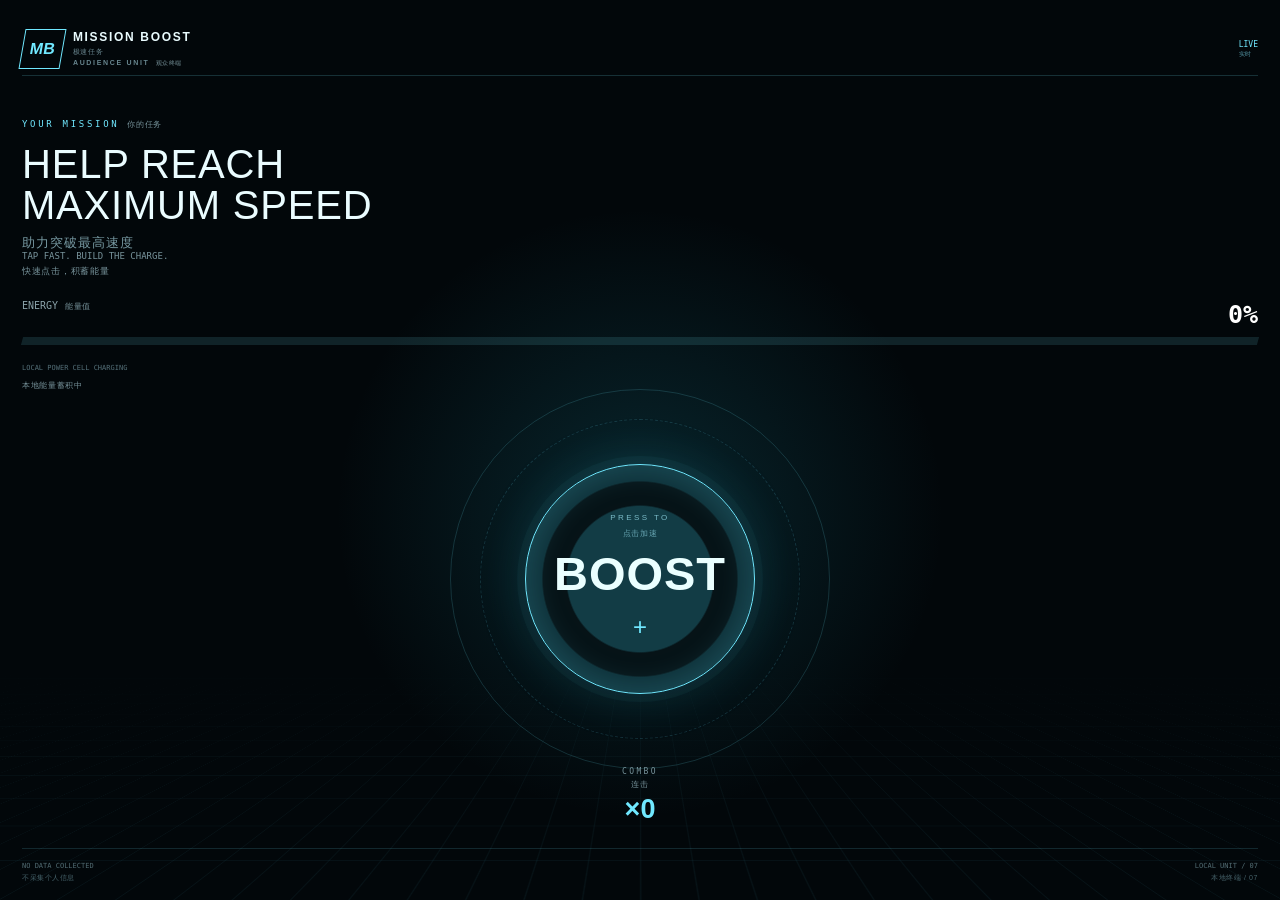
<file: index.html>
<!doctype html>
<html lang="en">
  <head>
    <meta charset="UTF-8" />
    <meta name="viewport" content="width=device-width, initial-scale=1, viewport-fit=cover" />
    <meta name="theme-color" content="#02070a" />
    <meta name="description" content="Mission Boost audience interaction" />
    <title>Mission Boost — Audience</title>
    <script type="module" crossorigin src="./assets/index-D_gr6o82.js"></script>
    <link rel="stylesheet" crossorigin href="./assets/index-Ck5aFO4L.css">
  </head>
  <body>
    <div id="root"></div>
  </body>
</html>
</file>
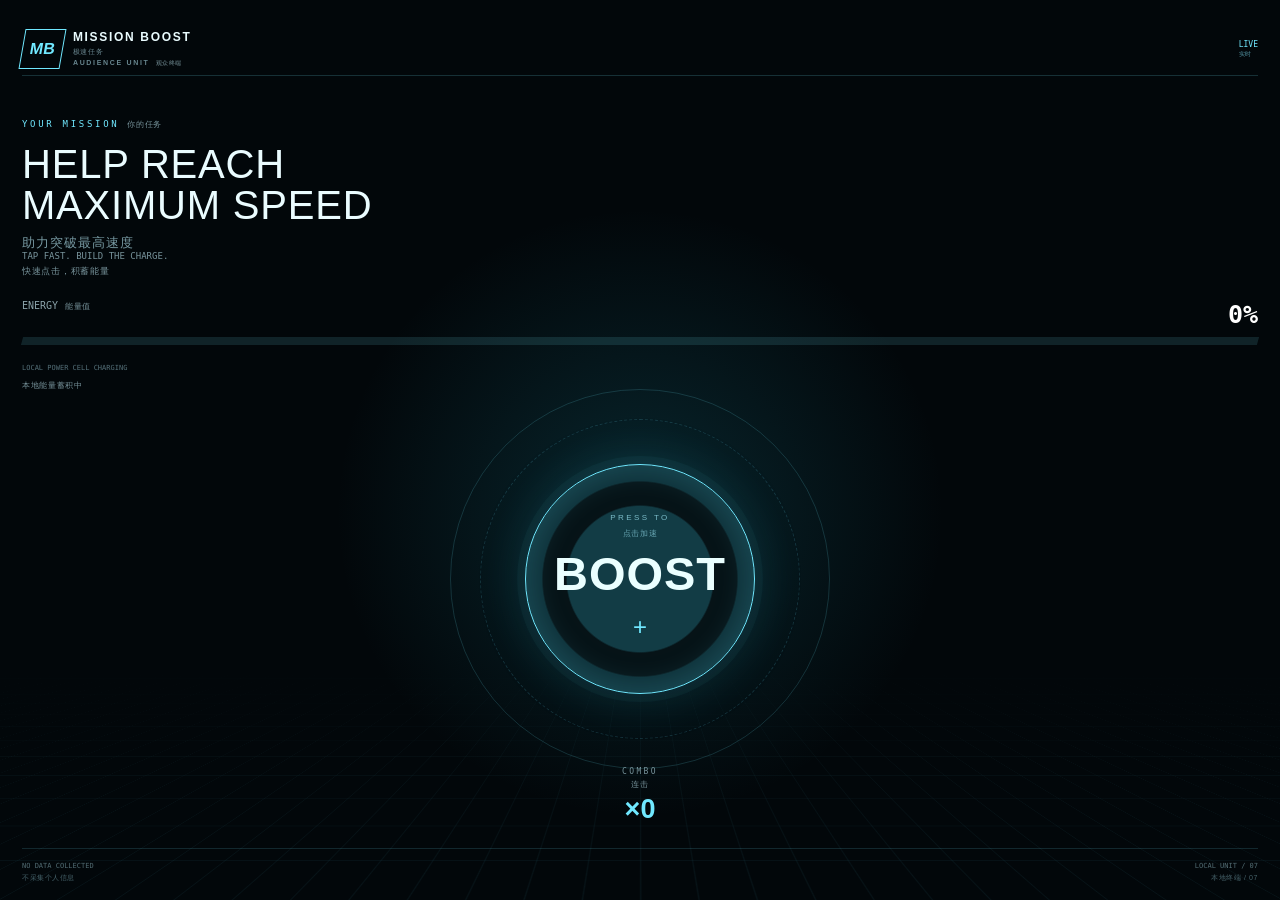
<file: dist-audience/index.html>
<!doctype html>
<html lang="en">
<head>
  <meta charset="UTF-8" />
  <meta name="viewport" content="width=device-width, initial-scale=1, viewport-fit=cover" />
  <meta name="theme-color" content="#02070a" />
  <title>Mission Boost — audience</title>
  <script type="module" crossorigin src="./assets/bilingual-BefGg3qe.js"></script>
  <script type="module" crossorigin src="./assets/config-B8bpsSAs.js"></script>
  <script type="module" crossorigin src="./assets/audience-Cojaq5GL.js"></script>
  <link rel="stylesheet" crossorigin href="./assets/bilingual-QpcWb4ao.css">
</head>
<body>
  <div id="root"></div>
</body>
</html>
</file>
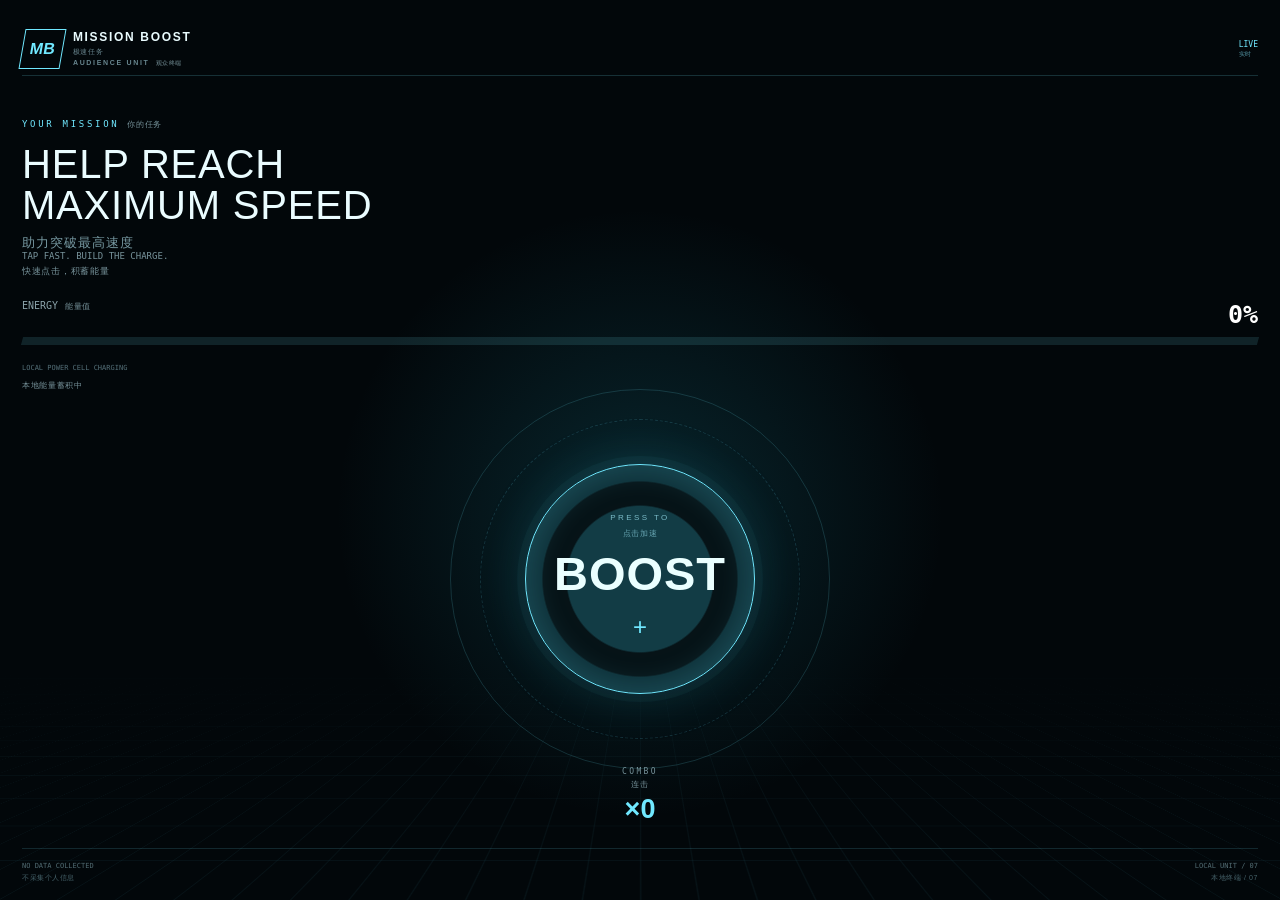
<file: dist-audience/audience/index.html>
<!doctype html>
<html lang="en">
<head>
  <meta charset="UTF-8" />
  <meta name="viewport" content="width=device-width, initial-scale=1, viewport-fit=cover" />
  <meta name="theme-color" content="#02070a" />
  <title>Mission Boost — audience</title>
  <script type="module" crossorigin src="../assets/bilingual-BefGg3qe.js"></script>
  <script type="module" crossorigin src="../assets/config-B8bpsSAs.js"></script>
  <script type="module" crossorigin src="../assets/audience-Cojaq5GL.js"></script>
  <link rel="stylesheet" crossorigin href="../assets/bilingual-QpcWb4ao.css">
</head>
<body>
  <div id="root"></div>
</body>
</html>
</file>
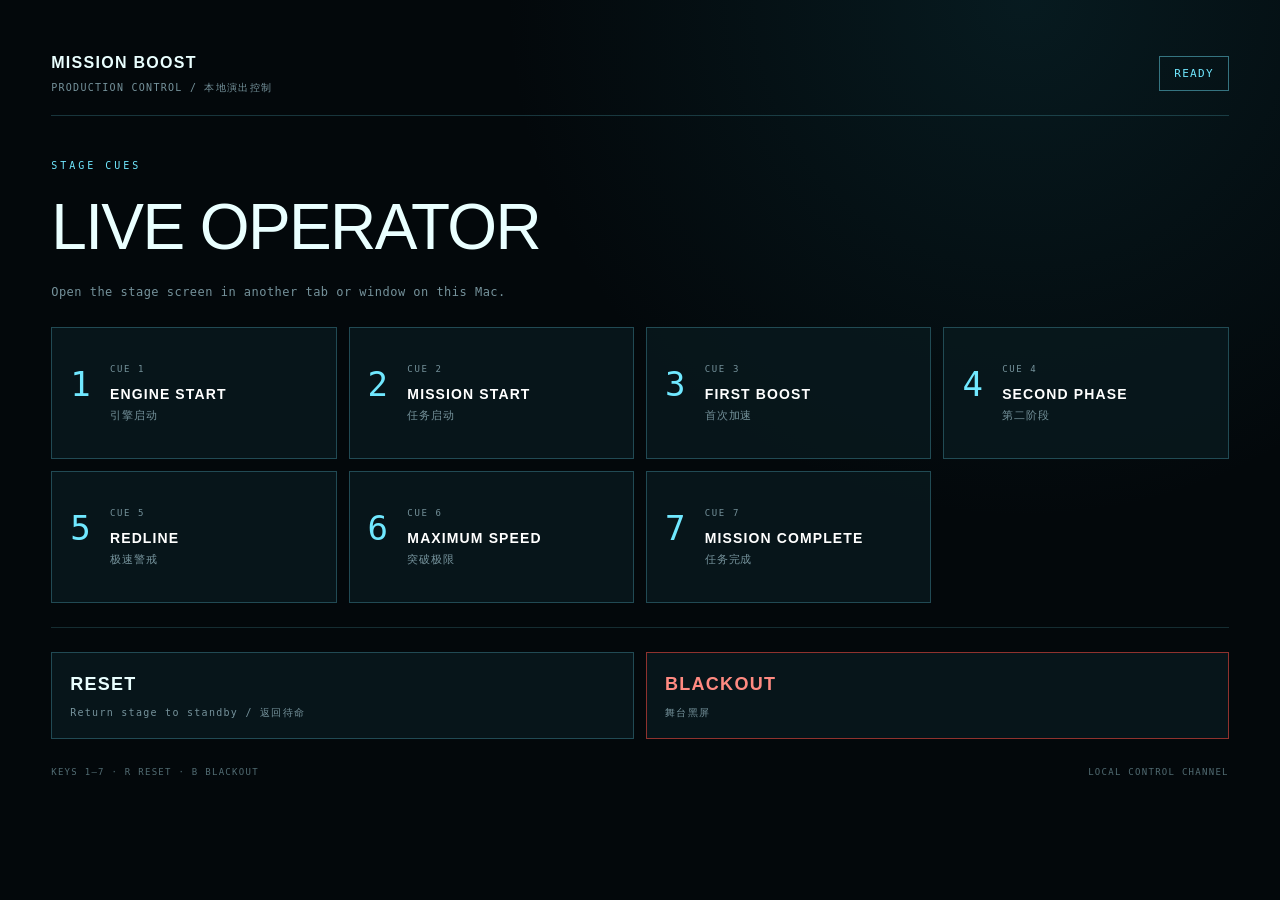
<file: dist-audience/operator/index.html>
<!doctype html>
<html lang="en">
<head>
  <meta charset="UTF-8" />
  <meta name="viewport" content="width=device-width, initial-scale=1, viewport-fit=cover" />
  <meta name="theme-color" content="#02070a" />
  <title>Mission Boost — operator</title>
  <script type="module" crossorigin src="../assets/operator-Io9g6YYl.js"></script>
  <link rel="modulepreload" crossorigin href="../assets/bilingual-BefGg3qe.js">
  <link rel="modulepreload" crossorigin href="../assets/production-control-QasRxNZk.js">
  <link rel="stylesheet" crossorigin href="../assets/bilingual-QpcWb4ao.css">
  <link rel="stylesheet" crossorigin href="../assets/operator-D3BZ9Lzt.css">
</head>
<body>
  <div id="root"></div>
</body>
</html>
</file>
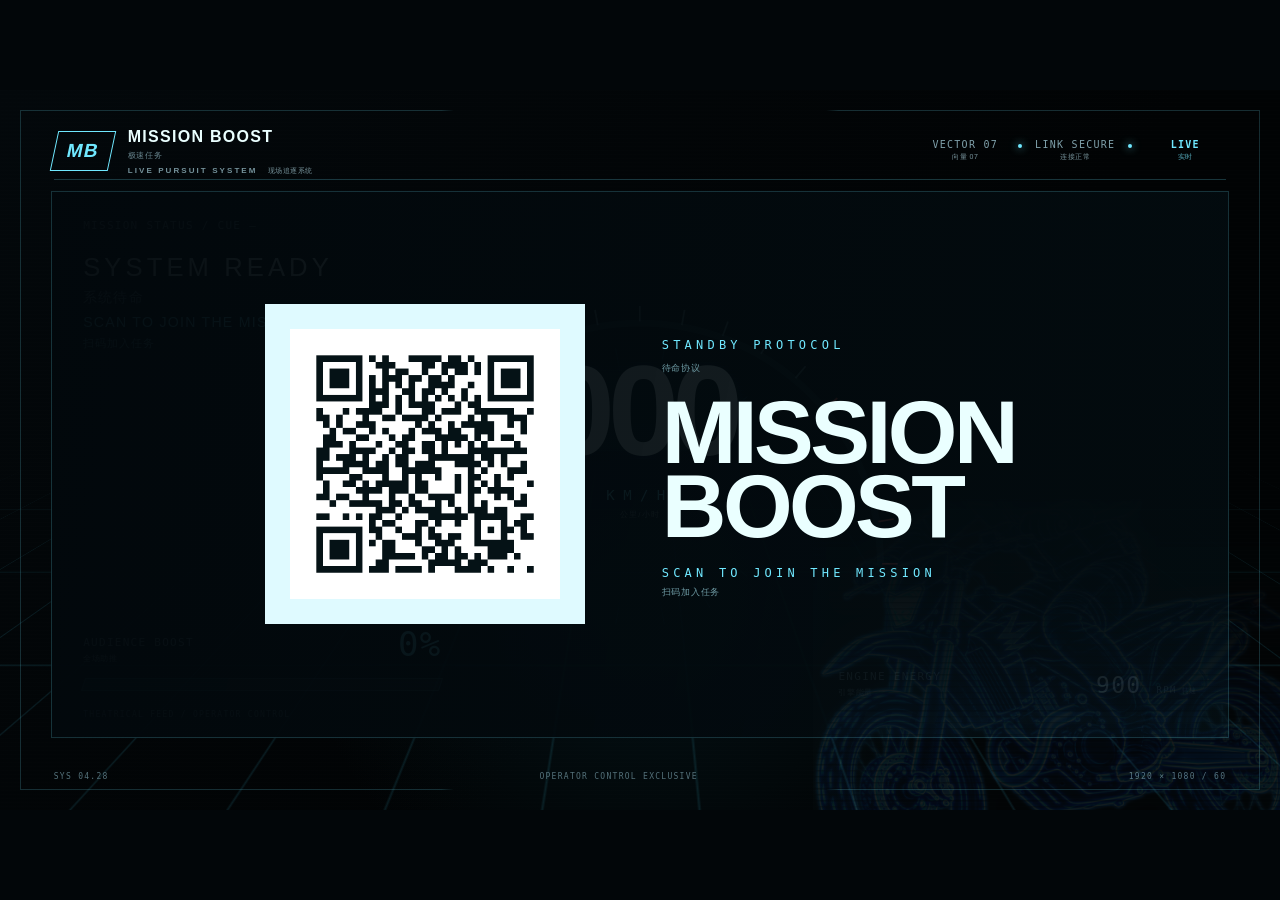
<file: dist-audience/screen/index.html>
<!doctype html>
<html lang="en">
<head>
  <meta charset="UTF-8" />
  <meta name="viewport" content="width=device-width, initial-scale=1, viewport-fit=cover" />
  <meta name="theme-color" content="#02070a" />
  <title>Mission Boost — screen</title>
  <script type="module" crossorigin src="../assets/screen-BSthlQmg.js"></script>
  <link rel="modulepreload" crossorigin href="../assets/bilingual-BefGg3qe.js">
  <link rel="modulepreload" crossorigin href="../assets/config-B8bpsSAs.js">
  <link rel="modulepreload" crossorigin href="../assets/production-control-QasRxNZk.js">
  <link rel="stylesheet" crossorigin href="../assets/bilingual-QpcWb4ao.css">
  <link rel="stylesheet" crossorigin href="../assets/screen-CxcBI9Z8.css">
</head>
<body>
  <div id="root"></div>
</body>
</html>
</file>
<file: dist-audience/assets/operator-D3BZ9Lzt.css>
.production-operator{color:#eaffff;letter-spacing:.08em;background:radial-gradient(circle at 80% 0,#155c6938,#0000 38%),#03080b;min-height:100dvh;padding:clamp(24px,4vw,60px);font-family:Arial,Helvetica,sans-serif;overflow:auto}.production-operator header{border-bottom:1px solid #70e8ff33;justify-content:space-between;align-items:center;padding-bottom:20px;display:flex}.production-operator header span{font-weight:800}.production-operator header small{color:#75929b;margin-top:6px;font:10px monospace;display:block}.production-operator header strong{border:1px solid;padding:10px 14px;font:11px monospace}.production-operator header .ready{color:#70e8ff;border-color:#70e8ff73}.production-operator header .danger{color:#ff6257;background:#ff4c3e14;border-color:#ff4c3e}.operator-intro{margin:44px 0 28px}.operator-intro p{color:#70e8ff;letter-spacing:.3em;margin:0 0 8px;font:10px monospace}.operator-intro h1{letter-spacing:-.025em;margin:0;font-size:clamp(36px,5vw,76px)}.operator-intro span{color:#75929b;letter-spacing:.04em;margin-top:10px;font:12px monospace;display:block}.cue-grid{grid-template-columns:repeat(4,minmax(0,1fr));gap:12px;display:grid}.cue-grid button,.safety-controls button{text-align:left;color:#eaffff;cursor:pointer;background:#08191ed1;border:1px solid #70e8ff40;min-height:132px;padding:18px;transition:border-color .15s,background .15s,transform 80ms}.cue-grid button:hover,.cue-grid button:focus-visible{background:#123740e0;border-color:#70e8ff}.cue-grid button:active,.safety-controls button:active{transform:scale(.985)}.cue-grid button.active{border-color:#70e8ff;box-shadow:inset 0 0 24px #70e8ff17}.cue-grid button>b{float:left;color:#70e8ff;margin-right:18px;font:34px monospace}.cue-grid button span{color:#75929b;letter-spacing:.18em;flex-direction:column;font:9px monospace;display:flex}.cue-grid button strong{color:#fff;letter-spacing:.08em;margin-top:12px;font:700 14px Arial,sans-serif}.cue-grid button small{color:#75929b;letter-spacing:.08em;margin-top:6px;font-size:11px}.safety-controls{border-top:1px solid #70e8ff29;grid-template-columns:1fr 1fr;gap:12px;margin-top:24px;padding-top:24px;display:grid}.safety-controls button{min-height:86px}.safety-controls button b,.safety-controls button small{display:block}.safety-controls button b{font-size:18px}.safety-controls button small{color:#75929b;margin-top:8px;font:10px monospace}.blackout-control{color:#ff8a81!important;border-color:#ff4c3e8c!important}.blackout-control.active{background:#260504!important;border-color:#ff4c3e!important}.production-operator footer{color:#526c73;justify-content:space-between;margin-top:28px;font:9px monospace;display:flex}.production-blackout{z-index:9999;background:#000;position:fixed;inset:0}@media (width<=850px){.cue-grid{grid-template-columns:repeat(2,minmax(0,1fr))}}@media (width<=520px){.production-operator{padding:22px}.production-operator header{align-items:flex-start;gap:15px}.cue-grid,.safety-controls{grid-template-columns:1fr}.production-operator footer{flex-direction:column;gap:16px}}
</file>
<file: dist-audience/assets/screen-CxcBI9Z8.css>
.chase-streaks,.tunnel-core,.hud-sweep,.boot-scan,.shutdown-vignette{pointer-events:none;position:absolute;inset:0;overflow:hidden}.chase-streaks{opacity:0;transition:opacity 1.2s}.chase-streaks i{--angle:calc((var(--s) * 25.714deg) + 3deg);transform-origin:0;width:clamp(70px,10vw,210px);height:1px;transform:rotate(var(--angle)) translateX(13vw) scaleX(.15);animation:1.8s linear infinite chaseRush;animation-delay:calc(var(--s) * -.11s);will-change:transform,opacity;background:linear-gradient(90deg,#0000,#70e8ffcc);position:absolute;top:56%;left:50%}.cue-3 .chase-streaks,.cue-4 .chase-streaks{opacity:.24}.cue-5 .chase-streaks{opacity:.55}.cue-6 .chase-streaks{opacity:.82}.cue-3 .chase-streaks i,.cue-4 .chase-streaks i{animation-duration:1.15s}.cue-5 .chase-streaks i{animation-duration:.62s}.cue-6 .chase-streaks i{animation-duration:.34s}@keyframes chaseRush{0%{transform:rotate(var(--angle)) translateX(9vw) scaleX(.08);opacity:0}20%{opacity:.7}to{transform:rotate(var(--angle)) translateX(42vw) scaleX(3.4);opacity:0}}.hud-sweep{opacity:0;background:linear-gradient(90deg,#0000 0 44%,#70e8ff0f 49%,#70e8ff29 50%,#70e8ff0f 51%,#0000 56%);transform:translate(-70%)}.cue-3 .hud-sweep,.cue-4 .hud-sweep{opacity:.35;animation:3.8s linear infinite hudSweep}.cue-5 .hud-sweep{opacity:.65;animation:2s linear infinite hudSweep}.cue-6 .hud-sweep{opacity:.8;animation:1.2s linear infinite hudSweep}@keyframes hudSweep{to{transform:translate(70%)}}.tunnel-core{opacity:0;filter:blur(.2px);background:repeating-radial-gradient(circle at 50% 58%,#0000 0 34px,#70e8ff1f 36px,#0000 38px 66px);border-radius:50%;inset:18% 25%;transform:perspective(500px)rotateX(68deg)scale(.5)}.cue-5 .tunnel-core{opacity:.24;animation:1.5s linear infinite tunnelPull}.cue-6 .tunnel-core{opacity:.55;filter:drop-shadow(0 0 10px #70e8ff2e);will-change:transform;animation:.62s linear infinite tunnelPull}@keyframes tunnelPull{0%{background-position:0 0;transform:perspective(500px)rotateX(68deg)scale(.55)}to{background-position:0 68px;transform:perspective(500px)rotateX(68deg)scale(1.35)}}.boot-scan{background:linear-gradient(#0000 0,#70e8ff1f 49%,#70e8ff7a 50%,#0000 51%);display:none;transform:translateY(-100%)}.cue-1 .boot-scan{animation:1.9s cubic-bezier(.2,.7,.2,1) 2 bootScan;display:block}.cue-1 .status,.cue-1 .gauge-wrap,.cue-1 .boost-panel,.cue-1 .rpm-panel{animation:.8s ease-out both bootResolve}.cue-1 .gauge-wrap{animation-delay:.12s}.cue-1 .boost-panel,.cue-1 .rpm-panel{animation-delay:.24s}@keyframes bootScan{to{transform:translateY(100%)}}@keyframes bootResolve{0%{opacity:.18;filter:blur(3px);transform:translateY(5px)}to{opacity:1;filter:none;transform:none}}.shutdown-vignette{opacity:0;background:radial-gradient(circle at 50% 54%,#0000 0 26%,#00040638 57%,#000203e0 100%);transition:opacity 5s cubic-bezier(.2,.8,.2,1)}.cue-7 .shutdown-vignette{opacity:1}.cue-7 .chase-streaks,.cue-7 .tunnel-core,.cue-7 .hud-sweep{opacity:0;transition:opacity 1.4s}.cue-7 .perspective-grid{opacity:.3;transition:opacity 4s;animation-duration:4.5s}.cue-5 .rpm-bars i.on{animation:.24s steps(2,end) infinite engineFlicker}.cue-6 .rpm-bars i.on{animation:.12s steps(2,end) infinite engineFlicker}@keyframes engineFlicker{50%{filter:brightness(1.55)}}.is-frozen .chase-streaks i,.is-frozen .hud-sweep,.is-frozen .tunnel-core,.is-frozen .boot-scan,.is-frozen .rpm-bars i{animation-play-state:paused!important}.mission-rider{z-index:1;aspect-ratio:1;pointer-events:none;opacity:.12;filter:blur(.45px)drop-shadow(0 0 14px #4bdaf747);mix-blend-mode:screen;transform-origin:70% 80%;width:42%;transition:opacity 1.8s,filter 1.8s;position:absolute;bottom:-12%;right:-5.5%;transform:translate(0,0);-webkit-mask-image:linear-gradient(135deg,#0000 0 9%,#00000059 25%,#000 57%,#000000e0 100%);mask-image:linear-gradient(135deg,#0000 0 9%,#00000059 25%,#000 57%,#000000e0 100%)}.mission-rider img{object-fit:contain;opacity:.86;width:100%;height:100%;display:block;transform:scaleX(-1)}.mission-rider:after{content:"";mix-blend-mode:multiply;background:repeating-linear-gradient(0deg,#0000 0 4px,#02060961 5px 6px);position:absolute;inset:0}.cue-0 .mission-rider{z-index:6;opacity:.12;filter:blur(.7px)drop-shadow(0 0 9px #4bdaf72e);-webkit-mask-image:linear-gradient(#0000 0 26%,#00000038 42%,#000 76%);mask-image:linear-gradient(#0000 0 26%,#00000038 42%,#000 76%)}.cue-1 .mission-rider{opacity:.15}.cue-2 .mission-rider{opacity:.2}.cue-3 .mission-rider{opacity:.32;animation:4.8s ease-in-out infinite riderDrift}.cue-4 .mission-rider{opacity:.25}.cue-5 .mission-rider{opacity:.46;filter:blur(.3px)drop-shadow(0 0 22px #4bdaf77a);animation:2.5s ease-in-out infinite riderDrift}.cue-6 .mission-rider{opacity:.62;filter:blur(.2px)drop-shadow(0 0 32px #4bdaf7a6);animation:.65s ease-in-out infinite riderRush}.cue-7 .mission-rider{opacity:0;filter:blur(4px)drop-shadow(0 0 2px #0000);transition:opacity 3.8s,filter 3.8s}@keyframes riderDrift{50%{transform:translate(-.6%,.3%)scale(1.008)}}@keyframes riderRush{50%{filter:blur(.3px)drop-shadow(0 0 38px #4bdaf7b8);transform:translate(-1.2%,.25%)scale(1.015)}}.is-frozen .mission-rider{animation-play-state:paused!important}@media (prefers-reduced-motion:reduce){.chase-streaks,.tunnel-core,.hud-sweep,.boot-scan{display:none!important}.mission-rider{animation:none!important}}.qr>img{object-fit:contain;width:100%;height:100%;display:block}
</file>
